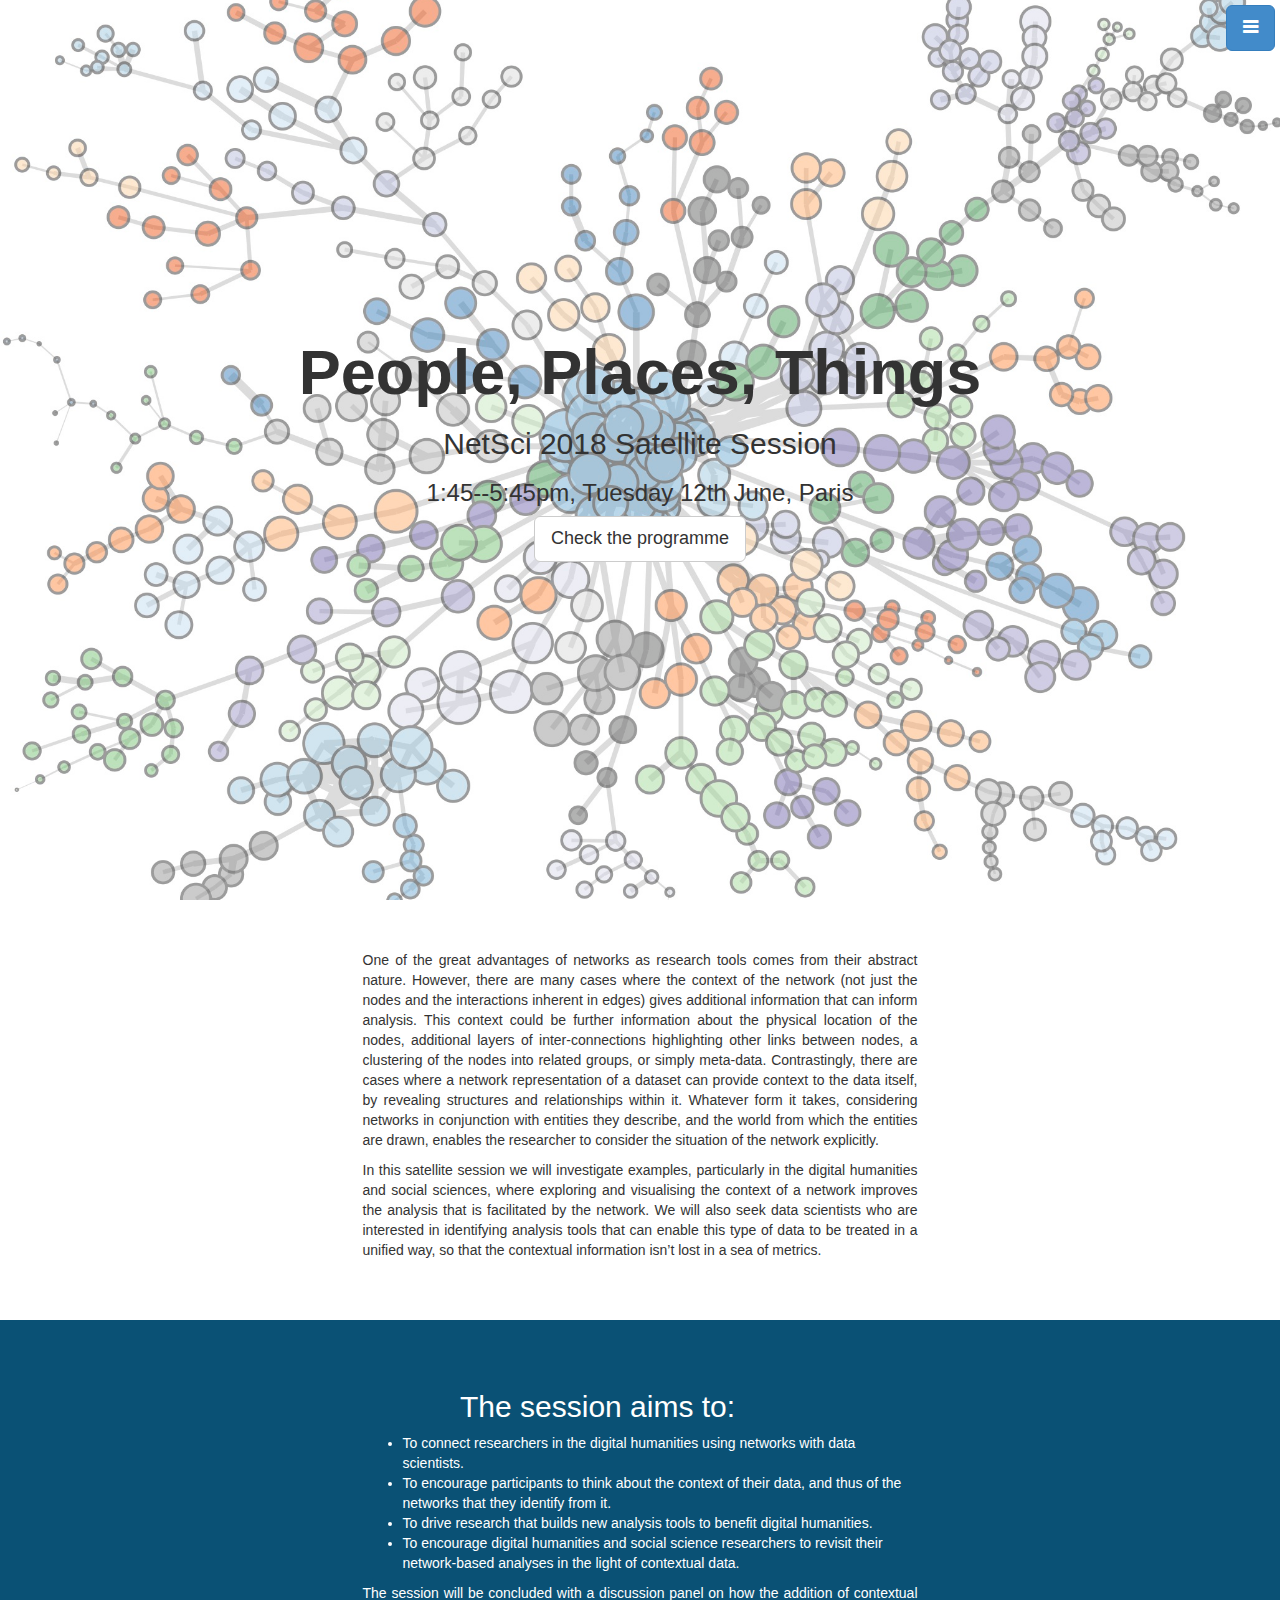
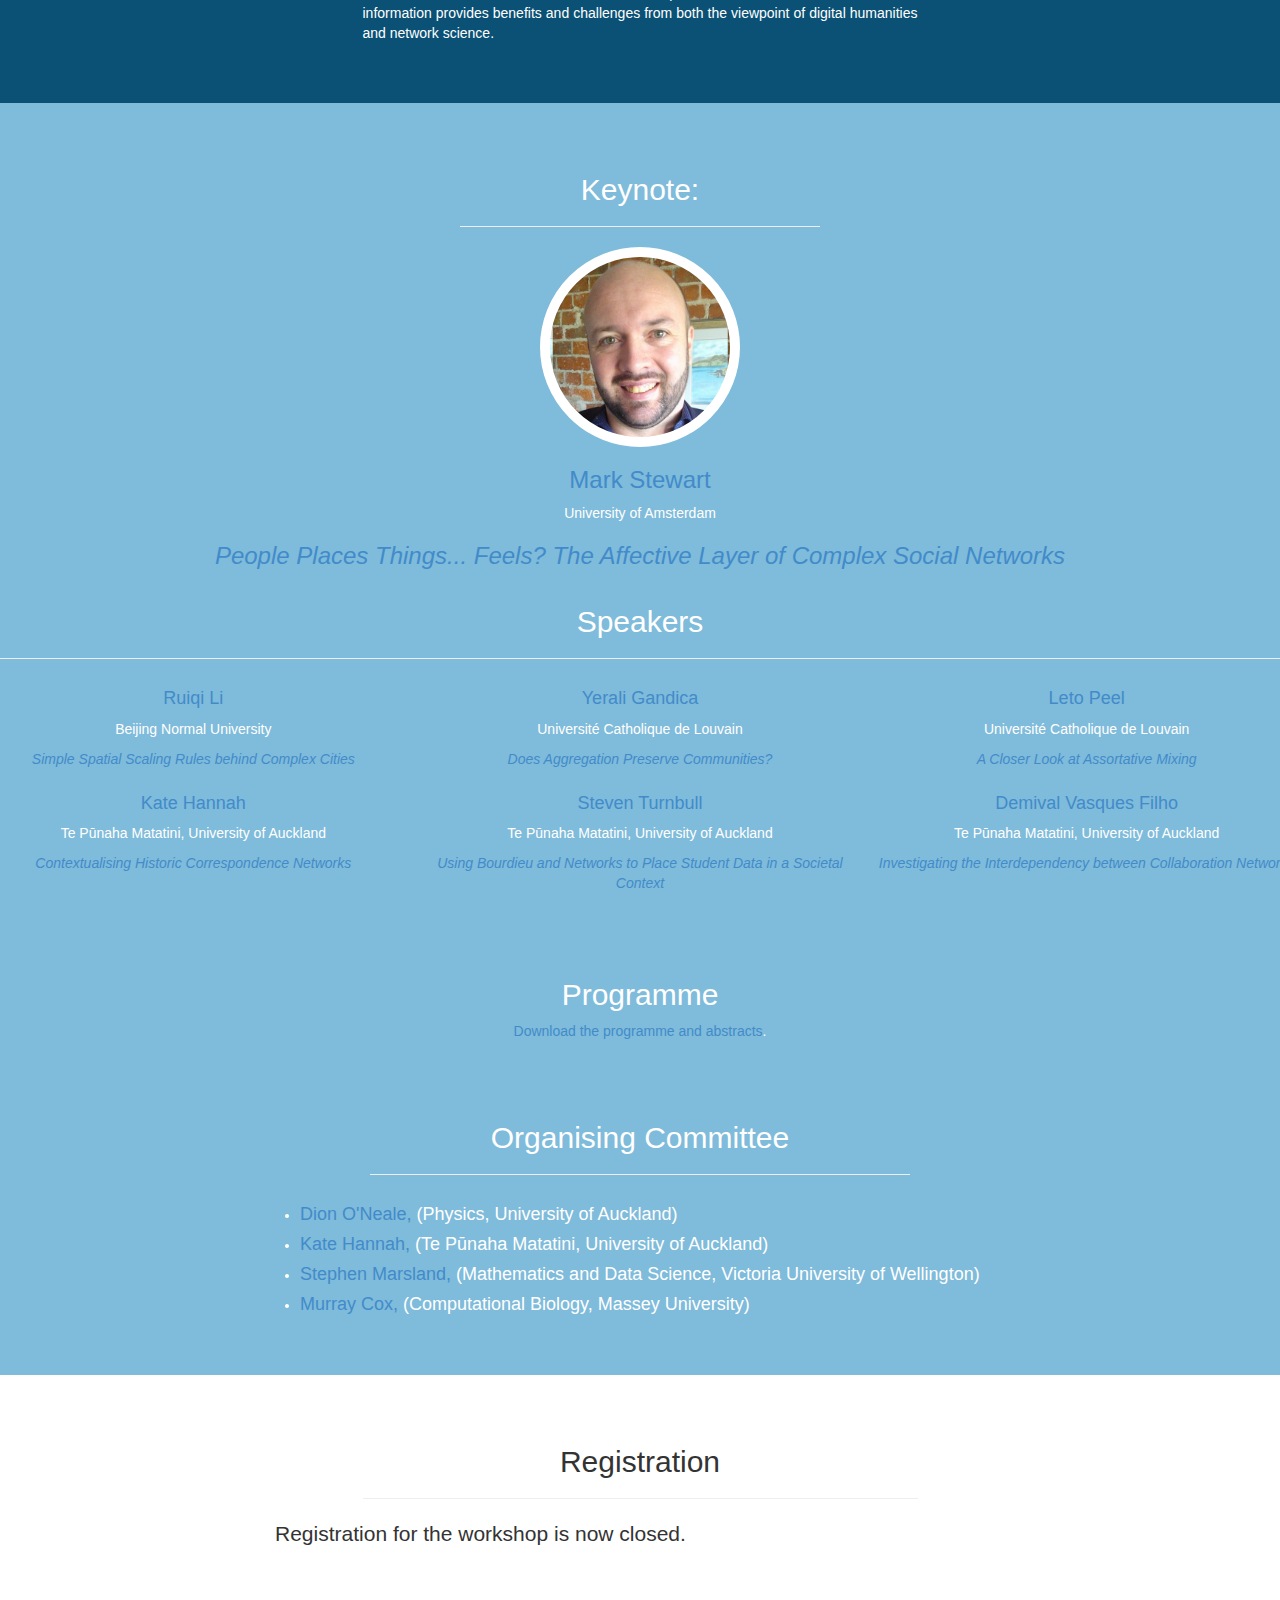
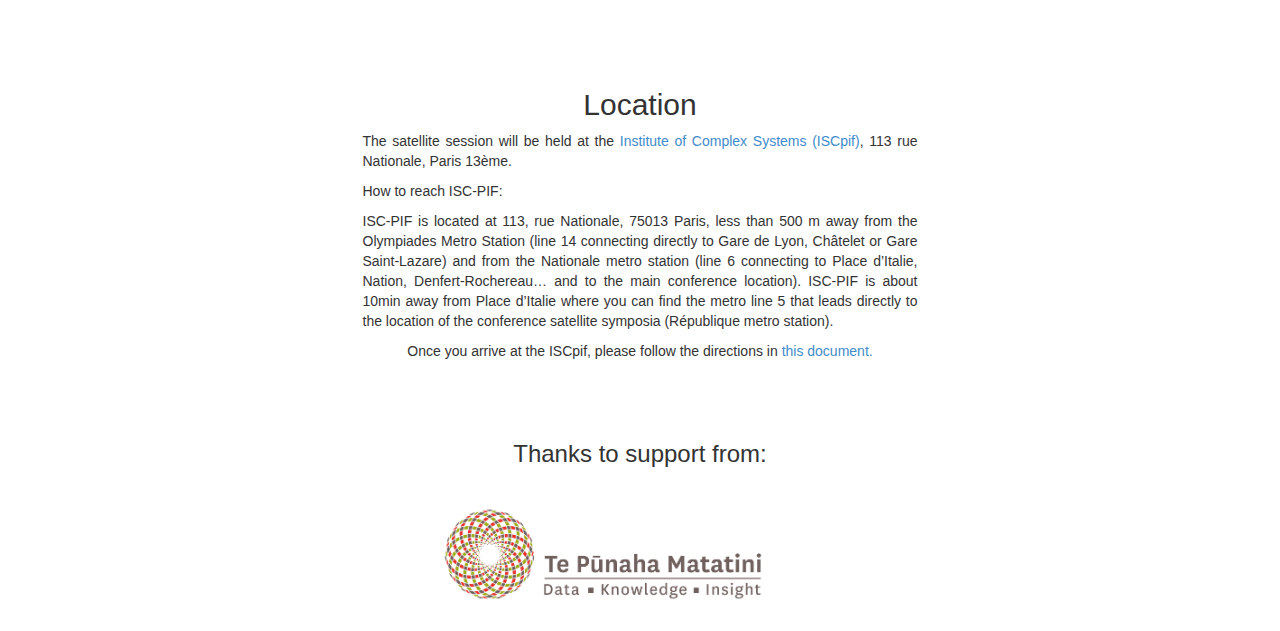
<file: index.html>
<!DOCTYPE html>
<html lang="en">

<head>
	<meta charset="utf-8">
	<meta name="viewport" content="width=device-width, initial-scale=1.0">
	<meta name="description" content="">
	<meta name="author" content="">

	<title>People, Places, Things</title>

	<!-- Bootstrap core CSS -->
	<link href="css/bootstrap.min.css" rel="stylesheet">

	<!-- Add custom CSS here -->
	<link href="css/stylish-portfolio.css" rel="stylesheet">
	<link href="css/font-awesome.min.css" rel="stylesheet">
</head>

<body>
	<!-- Side Menu -->
	<a id="menu-toggle" href="#" class="btn btn-primary btn-lg toggle"><i class="fa fa-bars"></i></a>
	<div id="sidebar-wrapper">
		<ul class="sidebar-nav">
			<a id="menu-close" href="#" class="btn btn-default btn-lg pull-right toggle"><i class="fa fa-times"></i></a>
			<li class="sidebar-brand">
				<a href="http://cmss.auckland.ac.nz">CMSS</a>
			</li>
			<li>
				<a href="#top">Home</a>
			</li>
			<li>
				<a href="#about">About</a>
			</li>
			<li>
				<a href="#speakers">Speakers</a>
			</li>
			<li>
				<a href="#programme">Programme</a>
			</li>
			<li>
				<a href="#contact">Contact</a>
			</li>
			<li>
				<a href="#registration">Registration</a>
			</li>
			<li>
				<a href="#location">Location</a>
			</li>
		</ul>
	</div>
	<!-- /Side Menu -->

	<!-- Full Page Image Header Area -->
	<div id="top" class="header">
		<div class="vert-text">
			<h1>People, Places, Things</h1> 
			<h2>NetSci 2018 Satellite Session</h2>
			<h3> 1:45--5:45pm, Tuesday 12th June, Paris</h3>
			<a href="#programme" class="btn btn-default btn-lg">Check the programme</a>
			<!--a href="#registration" class="btn btn-default btn-lg">Register!</a-->
		</div>
	</div>
	<!-- /Full Page Image Header Area -->

	<!-- Intro -->
	<div id="about" class="intro">
		<div class="container">
			<div class="row">
				<div class="col-md-6 col-md-offset-3">
					<p align ="justify"> 
One of the great advantages of networks as research tools comes from their abstract nature. However, there are many cases where the context of the network (not just the nodes and the interactions inherent in edges) gives additional information that can inform analysis. This context could be further information about the physical location of the nodes, additional layers of inter-connections highlighting other links between nodes, a clustering of the nodes into related groups, or simply meta-data. Contrastingly, there are cases where a network representation of a dataset can provide context to the data itself, by revealing structures and relationships within it.  Whatever form it takes, considering networks in conjunction with entities they describe, and the world from which the entities are drawn, enables the researcher to consider the situation of the network explicitly.</p>
	<p align ="justify"> 
In this satellite session we will investigate examples, particularly in the digital humanities and social sciences, where exploring and visualising the context of a network improves the analysis that is facilitated by the network. We will also seek data scientists who are interested in identifying analysis tools that can enable this type of data to be treated in a unified way, so that the contextual information isn’t lost in a sea of metrics. 
<p>

				</div>
			</div>
		</div>
	</div>
	<!-- /Intro -->

	<!-- Call to Action -->
	<div class="call-to-action" id="topics">
		<div class="container">
			<div class="row">
				<div class="col-md-4 col-md-offset-4">
					<h2>  The session aims to: </h2>
				</div>
				<div class="col-md-6 col-md-offset-3">
					<ul>
						<li>To connect researchers in the digital humanities using networks with data scientists.</li>
<li>To encourage participants to think about the context of their data, and thus of the networks that they identify from it.</li>
<li>To drive research that builds new analysis tools to benefit digital humanities.</li>
<li>To encourage digital humanities and social science researchers to revisit their network-based analyses in the light of contextual data.</li>
					</ul>
					</p>
					<p align="justify">The session will be concluded with a discussion panel on how the addition of contextual information provides benefits and challenges from both the viewpoint of digital humanities and network science.</p>
				</div>
			</div>
		</div>
	</div>
	<!-- /Call to Action -->

 
	<!-- speakers -->
	<div id="speakers" class="speakers">

		<!-- Keynotes-->
		<div class="container">

			<div class="row">
				<div class="col-md-4 col-md-offset-4 text-center">
					<h2>Keynote:</h2>
					<hr>
				</div><!--/col-md-4-->
			</div><!--/row-->

			<div class="row">
				<!--div class="col-md-4 col-md-offset-2 text-center"-->	
					<div class="service-item">
						<div class="picture_round stewart"></div>
						<h3 align = "center"><a href="http://www.uva.nl/en/profile/s/t/m.w.stewart/m.w.stewart.html">Mark Stewart</a></h3>
						<p align = "center"> University of Amsterdam</p>
						<h3 align = "center"><a href="Stewart.pdf"><em>People Places Things... Feels? The Affective Layer of Complex Social Networks</em></a></h3>
					</div><!--/service-item-->
				<!--/div--><!--/col-md-4-->
                   
			 
			</div><!--/row-->

		</div><!-- /container-->
		<!--/Keynotes-->




		<!--Invited-->	
		<div class="row">
			<div class="col-sm2 col-sm-offset4 text-center">
				<h2>Speakers</h2>
				<hr>
			</div><!--/col-sm-4-->
		</div--><!--/row-->

		<div class="row">
			<div class="col-sm-4 text-center">
				<div class="service-item">
					<h4><a>Ruiqi Li </a></h4>
					<p> Beijing Normal University</p>
					<p><a href="Li.pdf"><em>Simple Spatial Scaling Rules behind Complex Cities</em></a></p>
				</div><!--/service-item-->
			</div><!--/col-sm-4-->

			<div class="col-sm-4 text-center">
				<div class="service-item">
					<h4><a href="https://yerali.wordpress.com/about_me/">Yerali Gandica</a></h4>
					<p> Université Catholique de Louvain</p>
					<p><a href="Gandica.pdf"><em>Does Aggregation Preserve Communities?</em></a></p>
				</div><!--/service-item-->
			</div><!--/col-sm-4-->


			<div class="col-sm-4 text-center">
				<div class="service-item">
					<h4><a href="https://piratepeel.github.io/">Leto Peel</a></h4>
					<p> Université Catholique de Louvain</p>
					<p><a href="Peel.pdf"><em>A Closer Look at Assortative Mixing</em></a></p>
				</div><!--/service-item-->
			</div><!--/col-sm-4-->
		</div><!--/row-->


		<div class="row">
			<div class="col-sm-4 text-center">
				<div class="service-item">
					<h4><a href="http://www.tepunahamatatini.ac.nz/our-team/executive-team/">Kate Hannah</a></h4>
					<p> Te Pūnaha Matatini, University of Auckland</p>
					<p><a href="Hannah.pdf"><em>Contextualising Historic Correspondence Networks</em></a></p>
				</div><!--/service-item-->
			</div><!--/col-sm-4-->

			<div class="col-sm-4 text-center">
				<div class="service-item">
					<h4><a>Steven Turnbull</a></h4>
					<p> Te Pūnaha Matatini, University of Auckland</p>
					<p><a href="Turnbull.pdf"><em>Using Bourdieu and Networks to Place Student Data in a Societal Context</em></a></p>
				</div><!--/service-item-->
			</div><!--/col-sm-4-->


			<div class="col-sm-4 text-center">
				<div class="service-item">
					<h4><a href="https://unidirectory.auckland.ac.nz/profile/d-vasques">Demival Vasques Filho</a></h4>
					<p> Te Pūnaha Matatini, University of Auckland</p>
					<p><a href="Filho.pdf"><em>Investigating the Interdependency between Collaboration Networks</em></a></p>
				</div><!--/service-item-->
			</div><!--/col-sm-4-->
		</div><!--/row-->

		<!--/Invited-->
	
</div><!--/id="speakers"-->
	<!-- /speakers -->


	<!-- Programme-->
	
	<div id="programme" class="intro">
		<div class="container">
			<div class="row">
				<div class="col-md-6 col-md-offset-3 text-center">
					<h2> Programme </h2>
					<!--p>Check back soon!</p-->
					<p><a href="img/programme.pdf">Download the programme and abstracts</a>.</p>
				</div><!--/col-md-6-->
			</div><!--/row-->
		</div><!--/container-->
	</div><!--/id="programme"-->
	<!-- /Programme-->

		<!-- Organisers-->
		<div id="contact" class="row">
		<div class="container">
			<div class="col-md-6 col-md-offset-3 text-center">
				<h2>Organising Committee</h2>
              <hr>
			</div><!--/col-md-4-->

			<div class="col-md-8 col-md-offset-2 text-left">
		<div class="row organizers">
			<p><ul>
				<li><h4><a href="https://www.physics.auckland.ac.nz/people/done006">Dion O'Neale,</a> (Physics, University of Auckland)</h4></li>
				<li><h4><a href="https://unidirectory.auckland.ac.nz/people/k-hannah">Kate Hannah,</a> (Te Pūnaha Matatini, University of Auckland)</h4></li>
				<li><h4><a href="http://stephenmonika.net">Stephen Marsland,</a> (Mathematics and Data Science, Victoria University of Wellington)</h4></li>
				<li><h4><a href="http://massey.genomicus.com">Murray Cox,</a> (Computational Biology, Massey University)</h4></li>
			</ul></p>
			</div><!--/col-md-6-->
		</div><!--container-->
		</div><!--/row="oragnizers"-->

	</div>
	</div>




 
    <!-- Callout -->
    <!--div class="callout">
        <div class="vert-text">
            <h1>Register before we run out of places!</h1>
        </div>
    </div-->
    <!-- /Callout -->

    <!-- registration -->
    <div id="registration" class="registration">
        <div class="container">
            <div class="row">
                <div class="col-md-6 col-md-offset-3 text-center">
                    <h2>Registration</h2>
                    <hr>
                </div>
            </div>
            <div class="row col-md-8 col-md-offset-2">
                <!--p class="lead">Registration for the satellite session will open February 26th.</p-->
                <!--p class="lead" align = center>If you wish to present at, or attend, the satellite session, please register via EventBrite.</p--> 
                <p class="lead">Registration for the workshop is now closed. </p>
								<!--p>If you still wish to attend the Workshop, please contact the organisers directly.</p-->
                <!--p class="text-center"><a href="http://peopleplacesthingsnetsci.eventbrite.co.nz" target="blank" class="btn btn-lg btn-primary">Register via Eventbrite</a></p-->
								<!--p>If you wish to present a talk at the satellite session, please have a title and abstract (up to 200 words) ready to submit with your registration.</p-->
								<!--p align = justify>It is free to participate in the satellite session, however in order to do so, you must be <a href="https://www.netsci2018.com/registration">registered to attend the NetSci Conference</a>, due to conference and security regulations in place.  People who are not registered will be denied access. Early-bird registration ends on April 10th, 2018, late registration ends on May 28th.</p-->
            </div>
        </div>
    </div>
    <!-- /registration -->


	
	<!--location-->
	<div id="location" class="intro">
		<div class="container">
			<div class="row">
				<div class="col-md-6 col-md-offset-3 text-center">
					<h2> Location</h2>
					<p align = justify>The satellite session will be held at the <a href="https://www.google.it/maps/place/Institute+Systems+Complexes/@48.8294953,2.362562,17z/data=!4m12!1m6!3m5!1s0x47e672275f8e5c6b:0xfd9a8e9ec6d52ab6!2sInstitute+Systems+Complexes!8m2!3d48.8294918!4d2.3647507!3m4!1s0x47e672275f8e5c6b:0xfd9a8e9ec6d52ab6!8m2!3d48.8294918!4d2.3647507">Institute of Complex Systems (ISCpif)</a>, 113 rue Nationale, Paris 13ème. </p>
<p align = justify>How to reach ISC-PIF:</p>
<p align = justify> ISC-PIF is located at 113, rue Nationale, 75013 Paris, less than 500 m away from the Olympiades Metro Station (line 14 connecting directly to Gare de Lyon, Châtelet or Gare Saint-Lazare) and from the Nationale metro station (line 6 connecting to Place d’Italie, Nation, Denfert-Rochereau… and to the main conference location). ISC-PIF is about 10min away from Place d’Italie where you can find the metro line 5 that leads directly to the location of the conference satellite symposia (République metro station).</p>
					<p>Once you arrive at the ISCpif, please follow the directions in <a href="img/pppLocation.png">this document.</a></p>
					<center>
<!--
						<img src='img/city.pdf'>
-->
					</center>
				</div>
			</div>
		</div>
	</div>
	<!--/location-->




			<!--Sponsors-->
		<div id="sponsors" class="sponsors">
			<div class="container">
				<div class="row">
					<div class="col-md-6 col-md-offset-3 text-center">
						<p><h3>Thanks to support from:</h3></p>
					</div>
					<div class="col-md-6 col-md-offset-3">
						<p><ul>
							<a href="http://www.tepunahamatatini.ac.nz"><img src = "img/TPM_Horizontal_sm.png" width = "400" alt ="Te Pūnaha Matatini"></a>
						</ul></p>
					</div>
				</div>
			</div>
		</div>
		<!--/Sponsors>

   
    <!-- Map -->
    <!--div id="contact" class="map">
        <!--iframe src="https://www.google.co.nz/maps/place/OGGB/@-36.8528682,174.7706484,17z/data=!4m2!3m1!1s0x6d0d47e2524d4a3d:0x92c6067e3e21daac" width="100%" height="100%" frameborder="0" style="border:0"></iframe-->
    </div-->
    <!-- /Map -->

    
        <!-- JavaScript -->
    <script src="js/jquery.min.js"></script>
    <script src="js/bootstrap.min.js"></script>

    <!-- Custom JavaScript for the Side Menu and Smooth Scrolling -->
    <script>
    $("#menu-close").click(function(e) {
        e.preventDefault();
        $("#sidebar-wrapper").toggleClass("active");
    });
    </script>
    <script>
    $("#menu-toggle").click(function(e) {
        e.preventDefault();
        $("#sidebar-wrapper").toggleClass("active");
    });
    </script>
    <script>
    $(function() {
        $('a[href*=#]:not([href=#])').click(function() {
            if (location.pathname.replace(/^\//, '') == this.pathname.replace(/^\//, '') || location.hostname == this.hostname) {

                var target = $(this.hash);
                target = target.length ? target : $('[name=' + this.hash.slice(1) + ']');
                if (target.length) {
                    $('html,body').animate({
                        scrollTop: target.offset().top
                    }, 1000);
                    return false;
                }
            }
        });
    });
    </script>

</body>

</html>
</file>
<file: css/stylish-portfolio.css>
/* Global Styles */

html,
body {
  height: 100%;
  width: 100%;
}

.vert-text {
  display: table-cell;
  vertical-align: middle;
  text-align: center;
}

.vert-text h1 {
  padding: 0;
  margin: 0;
  font-size: 4.5em;
  font-weight: 700;
}

/* Side Menu */

#sidebar-wrapper {
  margin-right: -250px;
  right: 0;
  width: 250px;
  background: #000;
  position: fixed;
  height: 100%;
  overflow-y: auto;
  z-index: 1000;
  -webkit-transition: all 0.4s ease 0s;
  -moz-transition: all 0.4s ease 0s;
  -ms-transition: all 0.4s ease 0s;
  -o-transition: all 0.4s ease 0s;
  transition: all 0.4s ease 0s;
}

.sidebar-nav {
  position: absolute;
  top: 0;
  width: 250px;
  list-style: none;
  margin: 0;
  padding: 0;
}

.sidebar-nav li {
  line-height: 40px;
  text-indent: 20px;
}

.sidebar-nav li a {
  color: #999999;
  display: block;
  text-decoration: none;
}

.sidebar-nav li a:hover {
  color: #fff;
  background: rgba(255,255,255,0.2);
  text-decoration: none;
}

.sidebar-nav li a:active,
.sidebar-nav li a:focus {
  text-decoration: none;
}

.sidebar-nav > .sidebar-brand {
  height: 55px;
  line-height: 55px;
  font-size: 18px;
}

.sidebar-nav > .sidebar-brand a {
  color: #999999;
}

.sidebar-nav > .sidebar-brand a:hover {
  color: #fff;
  background: none;
}

#menu-toggle {
  top: 0;
  right: 0;
  position: fixed;
  z-index: 1;
}

#sidebar-wrapper.active {
  right: 250px;
  width: 250px;
  -webkit-transition: all 0.4s ease 0s;
  -moz-transition: all 0.4s ease 0s;
  -ms-transition: all 0.4s ease 0s;
  -o-transition: all 0.4s ease 0s;
  transition: all 0.4s ease 0s;
}

.toggle {
  margin: 5px 5px 0 0;
}

/* Full Page Image Header Area */

.header {
  display: table;
  height: 100%;
  width: 100%;
  position: relative;
  background: url(../img/bg.jpg) no-repeat center center fixed; 
  -webkit-background-size: cover;
  -moz-background-size: cover;
  -o-background-size: cover;
  background-size: cover;
}

/* Intro */

.intro {
  padding: 50px 0;
}

/* speakers */

.speakers {
  background: #7fbbda;
  padding: 50px 0;
  color: #ffffff;
}

.service-item {
  margin-bottom: 15px;
}

i.service-icon {
  border: 3px solid #ffffff;
  border-radius: 50%;
  display: inline-block;
  font-size: 56px;
  width: 140px;
  height: 140px;
  line-height: 136px;
  vertical-align: middle; 
  text-align: center;
}

/* Callout */

.callout {
  color: #ffffff;
  display: table;
  height: 400px;
  width: 100%;
  background: url(../img/callout.jpg) no-repeat center center fixed; 
  -webkit-background-size: cover;
  -moz-background-size: cover;
  -o-background-size: cover;
  background-size: cover;
}

/* registration */

.registration {
  padding: 50px 0;
}

.registration-item {
  margin-bottom: 25px;
}

.img-registration {
  margin: 0 auto;
}


/* Call to Action */

.call-to-action {
  color: #ffffff;
  background: #0a5175;
  padding: 50px 0;
}

.call-to-action .btn {
  margin: 10px;
}

/* Travel */
.travel {
	color: #ffffff;
	background: #0a5175;
	padding: 50px 0;
}

.travel .btn {
	margin: 10px;
}

/* Map */

.map {
  height: 500px;
}

/* Footer */

footer {
  padding: 100px 0;
}

.top-scroll {
  margin-top: 50px;
}

.top-scroll a {
  text-decoration: none;
  color: inherit;
}

i.scroll {
  color: #333333;
}

i.scroll:hover {
  color: #0a5175;
}
/* Responsive */

@media (max-width: 768px) {
	
  .header {
	background: url(../img/bg.jpg) no-repeat center center scroll; 
  }

  .callout {
	background: url(../img/callout.jpg) no-repeat center center scroll; 
  }

  .map {
	height: 75%;
  }

}

.jotform-form{
     background-color:white;
}
.picture_round{
	width:200px;
	height:200px;
	border-radius:190px;
	border: 10px solid white;
    margin:auto;
	
}
.stewart{
	background-size:175px;
	background-image:url("../img/stewart.jpg");
	background-position: 2.7px -0px;
}

.organizers div p a{
 	color:white;
	text-decoration:underline;
}
</file>
